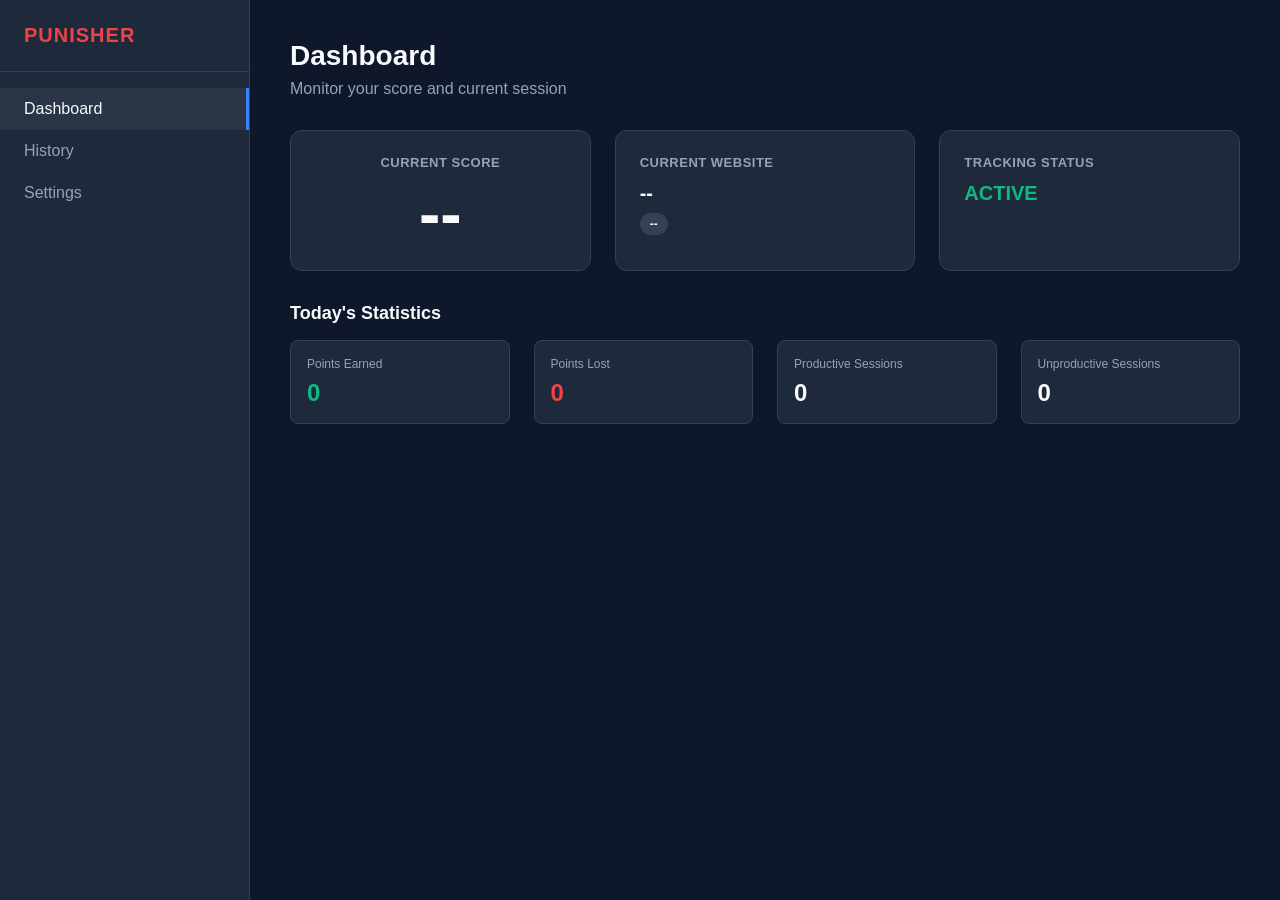
<file: productivity-punisher/extension/dashboard/index.html>
<!DOCTYPE html>
<html lang="en">
<head>
  <meta charset="UTF-8">
  <meta name="viewport" content="width=device-width, initial-scale=1.0">
  <title>Productivity Punisher</title>
  <link rel="stylesheet" href="styles.css">
</head>
<body>
  
  <!-- Navigation Sidebar -->
  <nav class="sidebar">
    <div class="brand">
      <h1>Punisher</h1>
    </div>
    <ul class="nav-links">
      <li><a href="#/" class="active" data-route="dashboard">Dashboard</a></li>
      <li><a href="#/history" data-route="history">History</a></li>
      <li><a href="#/settings" data-route="settings">Settings</a></li>
    </ul>
  </nav>

  <!-- Main Content Area -->
  <main class="content">
    
    <!-- VIEW: Dashboard -->
    <section id="view-dashboard" class="view active">
      <header>
        <h2>Dashboard</h2>
        <p class="subtitle">Monitor your score and current session</p>
      </header>

      <div class="grid cards-3">
        <div class="card score-card">
          <h3>CURRENT SCORE</h3>
          <div class="score-display" id="dashScore">--</div>
        </div>
        
        <div class="card">
          <h3>CURRENT WEBSITE</h3>
          <div class="value" id="dashWebsite">--</div>
          <div class="badge" id="dashClassification">--</div>
        </div>
        
        <div class="card">
          <h3>TRACKING STATUS</h3>
          <div class="value status-active" id="dashTracking">ACTIVE</div>
        </div>
      </div>

      <h3 class="section-title">Today's Statistics</h3>
      <div class="grid cards-4">
        <div class="stat-item">
          <span class="stat-label">Points Earned</span>
          <span class="stat-value text-success" id="statEarned">0</span>
        </div>
        <div class="stat-item">
          <span class="stat-label">Points Lost</span>
          <span class="stat-value text-danger" id="statLost">0</span>
        </div>
        <div class="stat-item">
          <span class="stat-label">Productive Sessions</span>
          <span class="stat-value" id="statProdSessions">0</span>
        </div>
        <div class="stat-item">
          <span class="stat-label">Unproductive Sessions</span>
          <span class="stat-value" id="statUnprodSessions">0</span>
        </div>
      </div>
    </section>

    <!-- VIEW: History -->
    <section id="view-history" class="view">
      <header>
        <h2>Activity History</h2>
        <p class="subtitle">Recent point transactions</p>
      </header>
      
      <div class="card">
        <table class="history-table">
          <thead>
            <tr>
              <th>Time</th>
              <th>Website</th>
              <th>Duration</th>
              <th>Points</th>
            </tr>
          </thead>
          <tbody id="historyTableBody">
            <!-- Rows injected via JS -->
          </tbody>
        </table>
      </div>
    </section>

    <!-- VIEW: Settings -->
    <section id="view-settings" class="view">
      <header>
        <h2>Settings</h2>
        <p class="subtitle">Configure domain classification and controls</p>
      </header>
      
      <div class="grid cards-2">
        <div class="card">
          <h3>Custom Productive Domains</h3>
          <p class="help-text">These domains will deduct points.</p>
          <div class="input-group">
            <input type="text" id="inputProductive" placeholder="e.g. docs.rs">
            <button id="btnAddProductive">Add</button>
          </div>
          <ul class="domain-list" id="listProductive"></ul>
        </div>
        
        <div class="card">
          <h3>Custom Unproductive Domains</h3>
          <p class="help-text">These domains will add points.</p>
          <div class="input-group">
            <input type="text" id="inputUnproductive" placeholder="e.g. twitter.com">
            <button id="btnAddUnproductive">Add</button>
          </div>
          <ul class="domain-list" id="listUnproductive"></ul>
        </div>
      </div>

      <div class="card danger-zone">
        <h3>Danger Zone</h3>
        <p class="help-text">Reset all local storage, scores, and history.</p>
        <button id="btnResetAll" class="btn-danger">Reset All Data</button>
      </div>
    </section>

    <!-- VIEW: Punishment (Full Screen Override) -->
    <section id="view-punishment" class="view punishment-view">
      <div class="punishment-overlay">
        <h1 class="punishment-title">PUNISHMENT ACTIVE</h1>
        <p class="subtitle">Qualifying Time Remaining:</p>
        <div class="countdown" id="punishmentCountdown">00:00 / 10:00</div>
        <p style="margin-top: 2rem;">
          <a id="punishmentVideoLink" href="#" target="_blank" style="color: #ff4757; text-decoration: underline; font-size: 1.5rem;">Go to Punishment Video</a>
        </p>
      </div>
    </section>

  </main>

  <script src="app.js" type="module"></script>
</body>
</html>
</file>
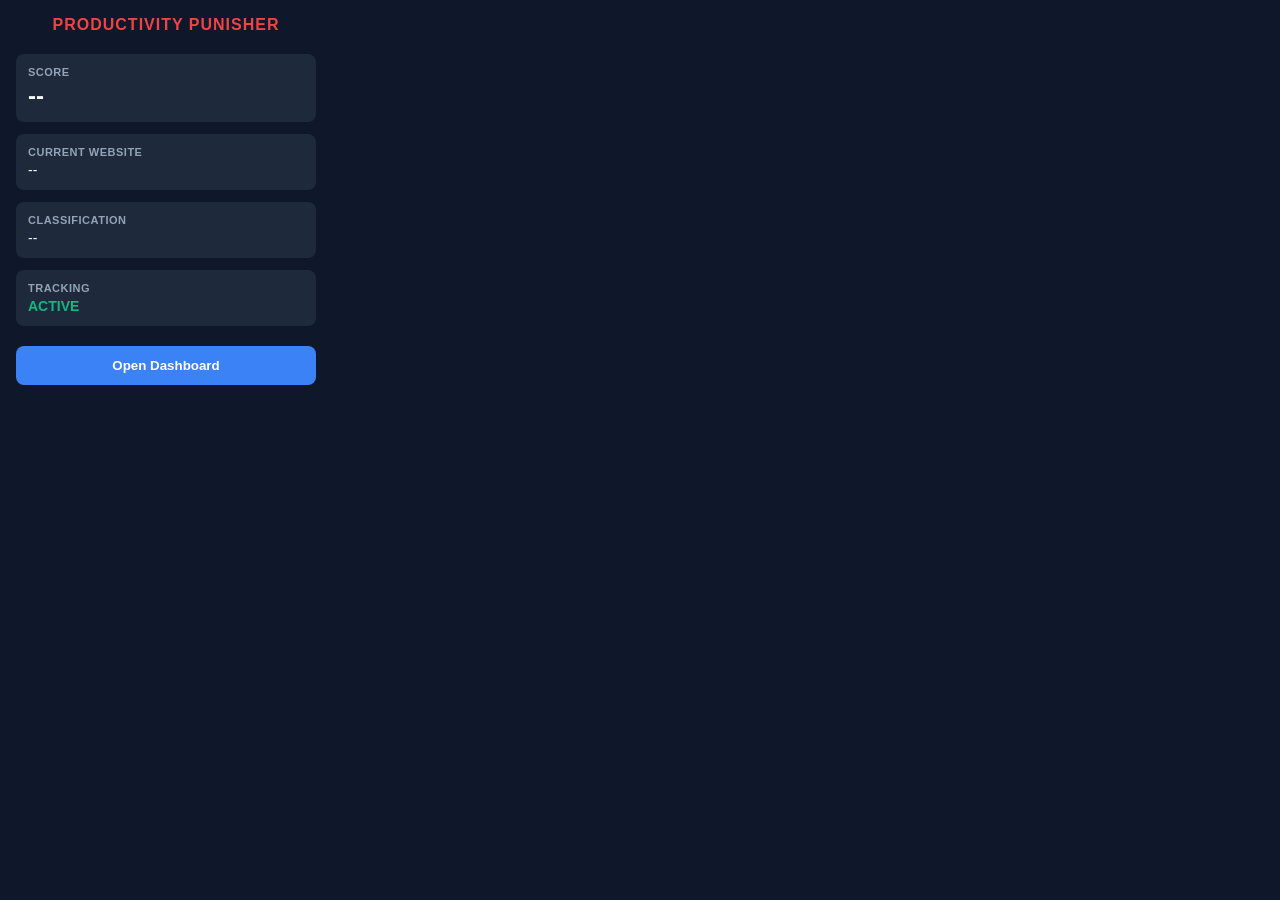
<file: productivity-punisher/extension/popup/popup.html>
<!DOCTYPE html>
<html lang="en">
<head>
  <meta charset="UTF-8">
  <title>Productivity Punisher</title>
  <link rel="stylesheet" href="popup.css">
</head>
<body>
  <div class="container">
    <h2>PRODUCTIVITY PUNISHER</h2>
    
    <div class="stat-box">
      <span class="label">Score</span>
      <span class="value score" id="scoreValue">--</span>
    </div>

    <div class="stat-box">
      <span class="label">Current website</span>
      <span class="value" id="currentWebsite">--</span>
    </div>

    <div class="stat-box">
      <span class="label">Classification</span>
      <span class="value" id="classification">--</span>
    </div>

    <div class="stat-box">
      <span class="label">Tracking</span>
      <span class="value active-tracking" id="trackingStatus">ACTIVE</span>
    </div>

    <button id="btnDashboard">Open Dashboard</button>
  </div>
  <script src="popup.js"></script>
</body>
</html>
</file>
<file: productivity-punisher/extension/dashboard/styles.css>
:root {
  --bg-app: #0f172a;
  --bg-sidebar: #1e293b;
  --bg-card: #1e293b;
  --text-primary: #f8fafc;
  --text-secondary: #94a3b8;
  --accent: #3b82f6;
  --accent-hover: #2563eb;
  --success: #10b981;
  --danger: #ef4444;
  --danger-hover: #dc2626;
  --warning: #f59e0b;
  --border: #334155;
  --font-sans: -apple-system, BlinkMacSystemFont, "Segoe UI", Roboto, Helvetica, Arial, sans-serif;
}

* {
  box-sizing: border-box;
}

body {
  margin: 0;
  padding: 0;
  background-color: var(--bg-app);
  color: var(--text-primary);
  font-family: var(--font-sans);
  display: flex;
  height: 100vh;
  overflow: hidden;
}

/* Sidebar */
.sidebar {
  width: 250px;
  background-color: var(--bg-sidebar);
  border-right: 1px solid var(--border);
  display: flex;
  flex-direction: column;
}

.brand {
  padding: 24px;
  border-bottom: 1px solid var(--border);
}

.brand h1 {
  margin: 0;
  font-size: 20px;
  font-weight: 800;
  letter-spacing: 1px;
  color: var(--danger);
  text-transform: uppercase;
}

.nav-links {
  list-style: none;
  padding: 16px 0;
  margin: 0;
  display: flex;
  flex-direction: column;
}

.nav-links a {
  display: block;
  padding: 12px 24px;
  color: var(--text-secondary);
  text-decoration: none;
  font-weight: 500;
  transition: all 0.2s;
}

.nav-links a:hover, .nav-links a.active {
  color: var(--text-primary);
  background-color: rgba(255, 255, 255, 0.05);
  border-right: 3px solid var(--accent);
}

/* Main Content */
.content {
  flex: 1;
  overflow-y: auto;
  position: relative;
}

.view {
  display: none;
  padding: 40px;
}

.view.active {
  display: block;
  animation: fadeIn 0.3s ease-out;
}

@keyframes fadeIn {
  from { opacity: 0; transform: translateY(5px); }
  to { opacity: 1; transform: translateY(0); }
}

header {
  margin-bottom: 32px;
}

header h2 {
  margin: 0 0 8px 0;
  font-size: 28px;
  font-weight: 700;
}

.subtitle {
  margin: 0;
  color: var(--text-secondary);
  font-size: 16px;
}

/* Grids & Cards */
.grid {
  display: grid;
  gap: 24px;
  margin-bottom: 32px;
}

.cards-3 { grid-template-columns: repeat(3, 1fr); }
.cards-4 { grid-template-columns: repeat(4, 1fr); }
.cards-2 { grid-template-columns: repeat(2, 1fr); }

.card {
  background-color: var(--bg-card);
  border: 1px solid var(--border);
  border-radius: 12px;
  padding: 24px;
}

.card h3 {
  margin: 0 0 12px 0;
  font-size: 13px;
  text-transform: uppercase;
  color: var(--text-secondary);
  letter-spacing: 0.5px;
}

.score-card {
  text-align: center;
}

.score-display {
  font-size: 64px;
  font-weight: 800;
  line-height: 1;
}

.value {
  font-size: 20px;
  font-weight: 600;
  margin-bottom: 8px;
}

.badge {
  display: inline-block;
  padding: 4px 10px;
  border-radius: 99px;
  font-size: 12px;
  font-weight: 600;
  background-color: var(--border);
}

.text-success { color: var(--success); }
.text-danger { color: var(--danger); }
.status-active { color: var(--success); }

/* Stats */
.section-title {
  margin: 32px 0 16px 0;
  font-size: 18px;
}

.stat-item {
  background-color: var(--bg-card);
  border: 1px solid var(--border);
  padding: 16px;
  border-radius: 8px;
  display: flex;
  flex-direction: column;
}

.stat-label {
  font-size: 12px;
  color: var(--text-secondary);
  margin-bottom: 8px;
}

.stat-value {
  font-size: 24px;
  font-weight: 700;
}

/* History Table */
.history-table {
  width: 100%;
  border-collapse: collapse;
}

.history-table th {
  text-align: left;
  padding: 12px;
  color: var(--text-secondary);
  font-size: 13px;
  border-bottom: 1px solid var(--border);
}

.history-table td {
  padding: 16px 12px;
  border-bottom: 1px solid var(--border);
  font-size: 14px;
}

.history-table tr:last-child td {
  border-bottom: none;
}

/* Settings Inputs */
.help-text {
  color: var(--text-secondary);
  font-size: 13px;
  margin-top: 0;
  margin-bottom: 16px;
}

.input-group {
  display: flex;
  gap: 8px;
  margin-bottom: 16px;
}

input[type="text"] {
  flex: 1;
  background: var(--bg-app);
  border: 1px solid var(--border);
  color: var(--text-primary);
  padding: 10px 14px;
  border-radius: 6px;
  font-family: inherit;
  font-size: 14px;
}

input[type="text"]:focus {
  outline: none;
  border-color: var(--accent);
}

button {
  background-color: var(--accent);
  color: white;
  border: none;
  padding: 10px 16px;
  border-radius: 6px;
  font-weight: 600;
  cursor: pointer;
  transition: background 0.2s;
}

button:hover {
  background-color: var(--accent-hover);
}

.btn-danger {
  background-color: var(--danger);
}
.btn-danger:hover {
  background-color: var(--danger-hover);
}

.domain-list {
  list-style: none;
  padding: 0;
  margin: 0;
  display: flex;
  flex-direction: column;
  gap: 8px;
}

.domain-list li {
  display: flex;
  justify-content: space-between;
  align-items: center;
  background: var(--bg-app);
  padding: 10px 14px;
  border-radius: 6px;
  font-size: 14px;
}

.btn-remove {
  background: transparent;
  color: var(--danger);
  padding: 4px 8px;
  font-size: 12px;
}
.btn-remove:hover {
  background: rgba(239, 68, 68, 0.1);
}

.danger-zone {
  border-color: var(--danger);
}

/* Punishment View */
#view-punishment {
  position: fixed;
  top: 0;
  left: 0;
  width: 100vw;
  height: 100vh;
  z-index: 9999;
  background: black;
  padding: 0;
  display: none;
}

#view-punishment.active {
  display: flex;
  flex-direction: column;
}

.punishment-overlay {
  background: #111;
  padding: 16px 24px;
  display: flex;
  justify-content: space-between;
  align-items: center;
  border-bottom: 1px solid #333;
}

.punishment-title {
  margin: 0;
  color: var(--danger);
  font-weight: 800;
  font-size: 24px;
  letter-spacing: 2px;
  animation: pulseText 1s infinite alternate;
}

.countdown {
  font-family: monospace;
  font-size: 32px;
  font-weight: bold;
  color: white;
}

#gameIframe {
  flex: 1;
  width: 100%;
  border: none;
}

@keyframes pulseText {
  from { color: var(--danger); }
  to { color: white; }
}

/* Hide sidebar if punishment is active via JS body class */
body.punishment-mode .sidebar {
  display: none;
}
</file>
<file: productivity-punisher/extension/popup/popup.css>
:root {
  --bg: #0f172a;
  --panel: #1e293b;
  --text: #f8fafc;
  --muted: #94a3b8;
  --accent: #3b82f6;
  --accent-hover: #2563eb;
  --success: #10b981;
  --danger: #ef4444;
  --warning: #f59e0b;
}

body {
  margin: 0;
  padding: 16px;
  width: 300px;
  background-color: var(--bg);
  color: var(--text);
  font-family: -apple-system, BlinkMacSystemFont, "Segoe UI", Roboto, Helvetica, Arial, sans-serif;
}

.container {
  display: flex;
  flex-direction: column;
  gap: 12px;
}

h2 {
  margin: 0 0 8px 0;
  font-size: 16px;
  text-align: center;
  letter-spacing: 1px;
  color: var(--danger);
  font-weight: 800;
}

.stat-box {
  background: var(--panel);
  padding: 12px;
  border-radius: 8px;
  display: flex;
  flex-direction: column;
  gap: 4px;
}

.label {
  font-size: 11px;
  text-transform: uppercase;
  color: var(--muted);
  font-weight: 600;
  letter-spacing: 0.5px;
}

.value {
  font-size: 14px;
  font-weight: 500;
  white-space: nowrap;
  overflow: hidden;
  text-overflow: ellipsis;
}

.value.score {
  font-size: 24px;
  font-weight: 700;
  color: var(--text);
}

.value.active-tracking {
  color: var(--success);
  font-weight: 700;
}

button {
  margin-top: 8px;
  background: var(--accent);
  color: white;
  border: none;
  padding: 12px;
  border-radius: 8px;
  font-weight: 600;
  cursor: pointer;
  transition: background 0.2s;
}

button:hover {
  background: var(--accent-hover);
}
</file>
